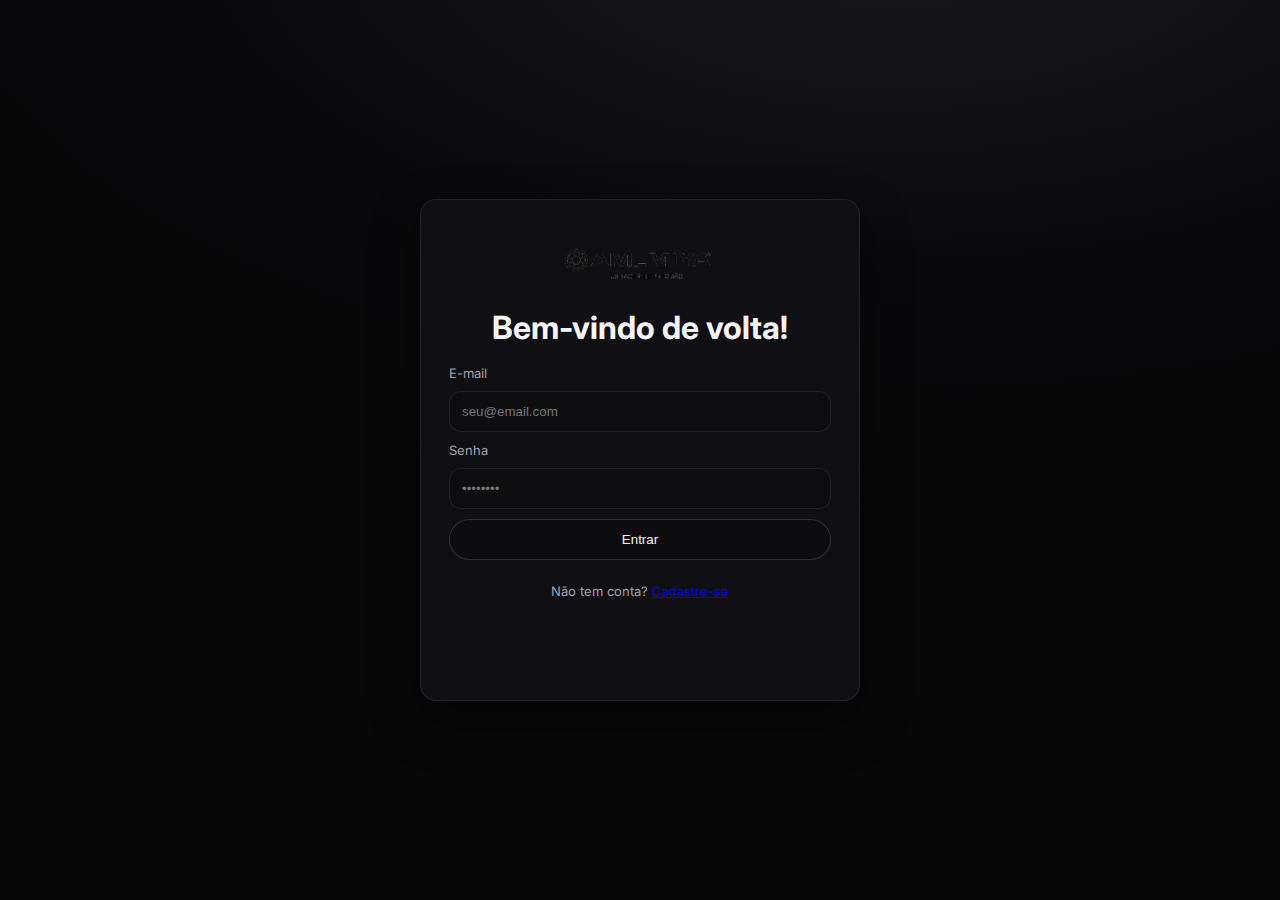
<file: index.html>
<!DOCTYPE html>
<html lang="pt-BR">
<head>
<meta charset="UTF-8" />
<meta name="viewport" content="width=device-width, initial-scale=1" />
<title>Amemiya • Login</title>
<link href="https://fonts.googleapis.com/css2?family=Inter:wght@400;500;600;700&display=swap" rel="stylesheet">
<link rel="stylesheet" href="css/style.css">
</head>
<body class="auth-body">
<div class="auth-card">
<div class="brand auth-brand"><img src="assets/logo_amemiya.png" alt="Amemiya" class="brand__img"></div>
<h1 class="auth-title">Bem-vindo de volta!</h1>
<form id="loginForm" class="auth-form">
  <label>E-mail</label>
  <input class="input" type="email" name="email" placeholder="seu@email.com" required>

  <label>Senha</label>
  <input class="input" type="password" name="senha" placeholder="••••••••" required>

  <button class="btn w-full" type="submit">Entrar</button>
  <p class="auth-alt">Não tem conta? <a href="register-step1.html">Cadastre-se</a></p>
  <p class="auth-error" id="loginError"></p>
</form>

</div>
<script src="js/auth.js"></script>
</body>
</html>
</file>
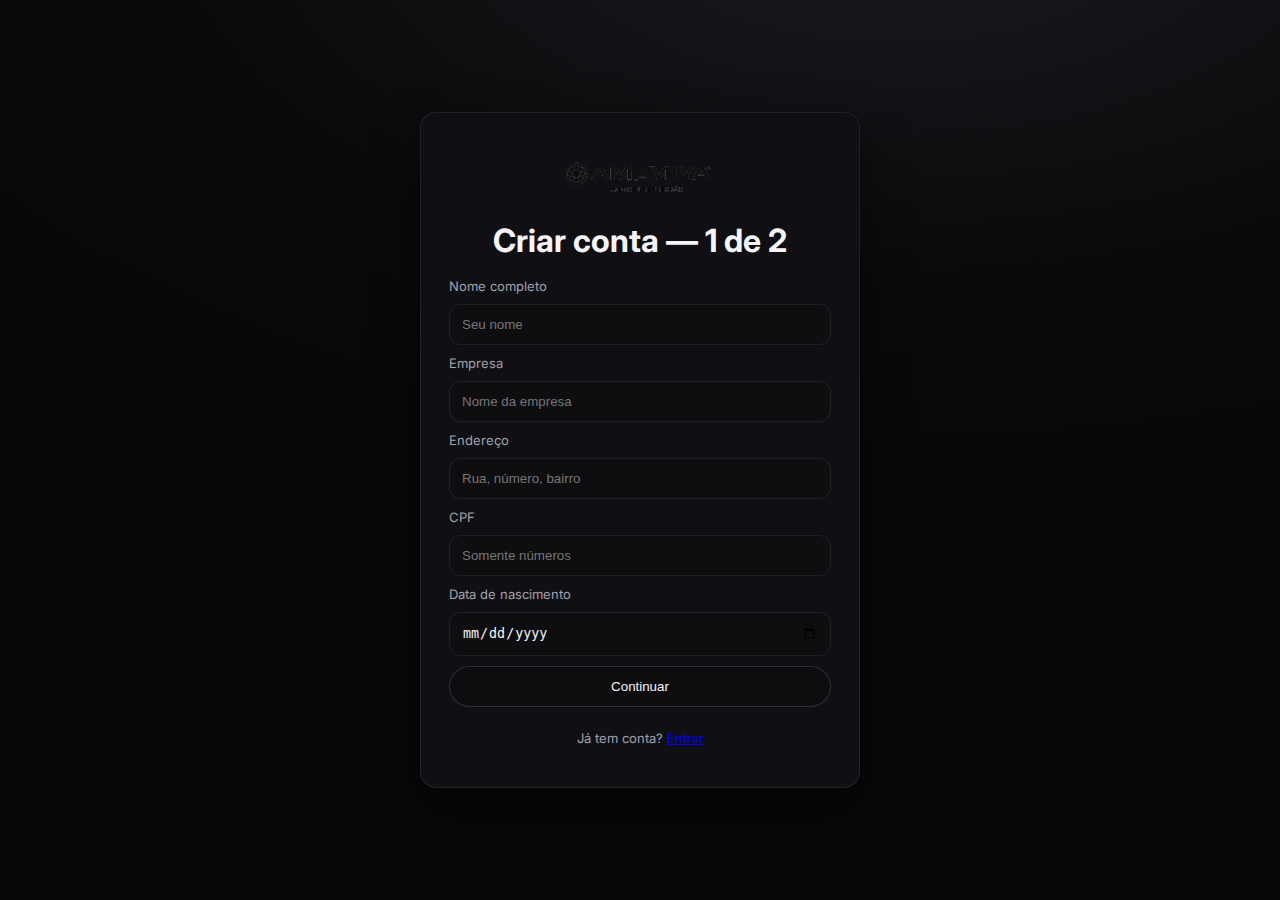
<file: register-step1.html>
<!DOCTYPE html>
<html lang="pt-BR">
<head>
  <meta charset="UTF-8" />
  <meta name="viewport" content="width=device-width, initial-scale=1" />
  <title>Amemiya • Criar conta 1 de 2</title>
  <link href="https://fonts.googleapis.com/css2?family=Inter:wght@400;500;600;700&display=swap" rel="stylesheet">
  <link rel="stylesheet" href="css/style.css">
</head>
<body class="auth-body">
  <div class="auth-card">
    <div class="brand auth-brand">
      <img src="assets/logo_amemiya.png" alt="Amemiya" class="brand__img">
    </div>

    <h1 class="auth-title">Criar conta — 1 de 2</h1>

    <form id="step1Form" class="auth-form">
      <label>Nome completo</label>
      <input class="input" type="text" name="nome_completo" placeholder="Seu nome" required>

      <label>Empresa</label>
      <input class="input" type="text" name="empresa" placeholder="Nome da empresa">

      <label>Endereço</label>
      <input class="input" type="text" name="endereco" placeholder="Rua, número, bairro">

      <label>CPF</label>
      <input class="input" type="text" name="cpf" placeholder="Somente números">

      <label>Data de nascimento</label>
      <input class="input" type="date" name="data_nascimento">

      <button class="btn w-full" type="submit">Continuar</button>

      <p class="auth-alt">Já tem conta? <a href="index.html">Entrar</a></p>
    </form>
  </div>

  <script src="js/auth.js"></script>
</body>
</html>
</file>
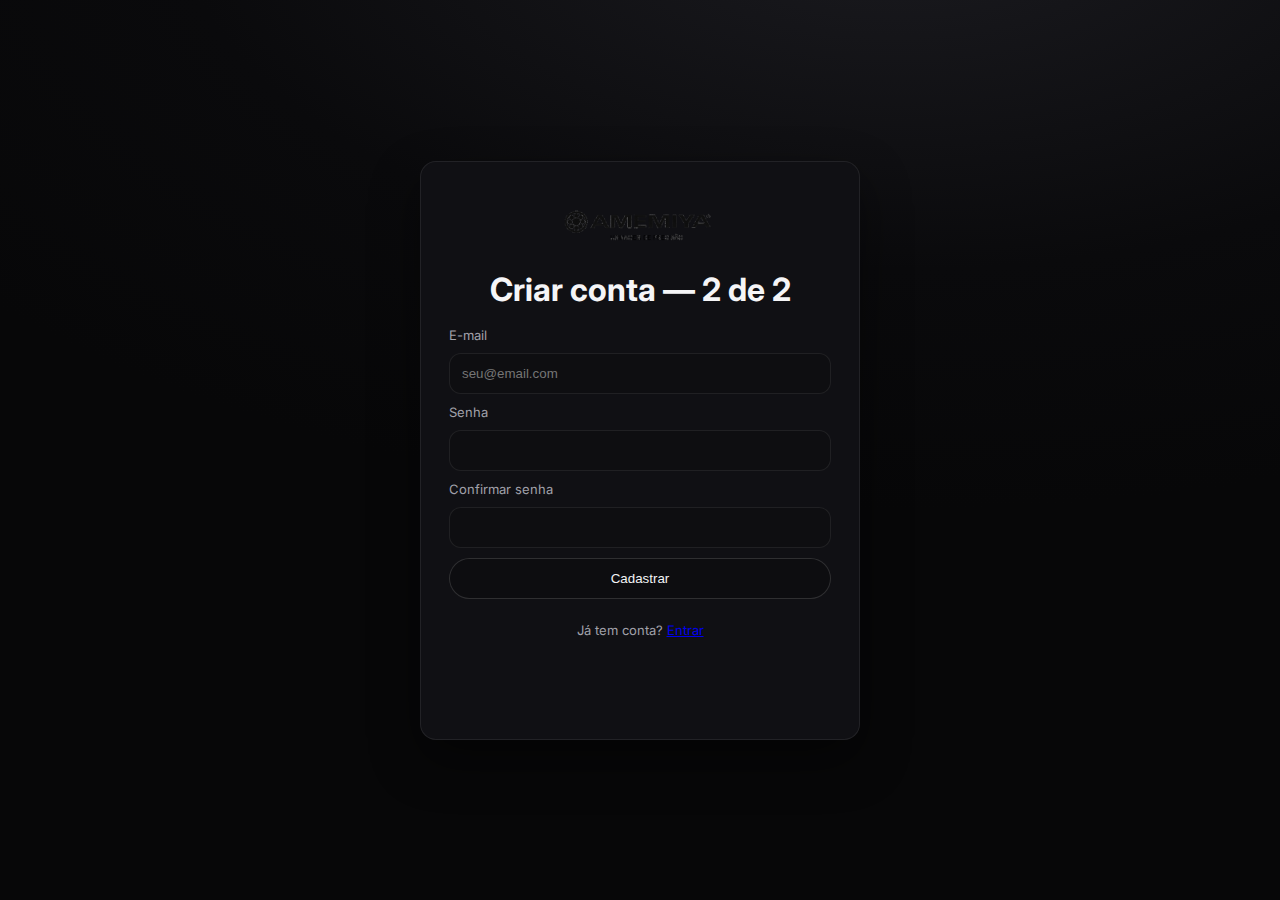
<file: register-step2.html>
<!DOCTYPE html>
<html lang="pt-BR">
<head>
  <meta charset="UTF-8" />
  <meta name="viewport" content="width=device-width, initial-scale=1" />
  <title>Amemiya • Criar conta 2 de 2</title>
  <link href="https://fonts.googleapis.com/css2?family=Inter:wght@400;500;600;700&display=swap" rel="stylesheet">
  <link rel="stylesheet" href="css/style.css">
</head>
<body class="auth-body">
  <div class="auth-card">
    <div class="brand auth-brand">
      <img src="assets/logo_amemiya.png" alt="Amemiya" class="brand__img">
    </div>

    <h1 class="auth-title">Criar conta — 2 de 2</h1>

    <form id="step2Form" class="auth-form">
      <label>E-mail</label>
      <input class="input" type="email" name="email" placeholder="seu@email.com" required>

      <label>Senha</label>
      <input class="input" type="password" name="senha" minlength="6" required>

      <label>Confirmar senha</label>
      <input class="input" type="password" name="confirmar_senha" minlength="6" required>

      <button class="btn w-full" type="submit">Cadastrar</button>

      <p class="auth-alt">Já tem conta? <a href="index.html">Entrar</a></p>
      <p class="auth-error" id="step2Error"></p>
    </form>
  </div>

  <script src="js/auth.js"></script>
</body>
</html>
</file>
<file: css/style.css>
:root{
--bg-0:#7a7a7c; --bg-1:#7a7a7c; --bg-2:#121216; --text:#f5f5f7;
--muted:#a1a1aa; --accent:#ffffff; --success:#1db954; --danger:#ef4444;
--shadow:0 10px 30px rgba(0,0,0,.35); --radius:16px;
}

*{
  box-sizing:border-box
}

body{
  margin:0;
  font-family:Inter, sans-serif; 
  color:var(--text); 
  background:#0a0a0c;
}

.app{
  display:grid; 
  grid-template-columns:260px 1fr; 
  min-height:100vh;
}

.sidebar{
  padding:24px; 
  background:var(--bg-1);
}

/* ===== LOGO / BRAND ===== */
.brand {
  display: flex;
  align-items: center;
  justify-content: center;
  height: 72px;
  padding: 12px 8px;
}

.brand__img {
  max-width: 160px;
  width: 100%;
  height: auto;
  object-fit: contain;
  display: block;
}

.nav a{
  display:block; 
  padding:12px 14px; 
  color:#e5e7eb; 
  text-decoration:none; 
  border-radius:12px; 
  margin-bottom:6px;
}

.nav a:hover{
  background:var(--bg-2);
} 

.nav a.active{
  background:#151518;
}

.main{
  padding:24px 28px;
}

.topbar{
  display:flex; 
  gap:16px; 
  flex-wrap:wrap;
}

.input{
  background:#0e0e11; 
  color:var(--text); 
  border:1px solid rgba(255,255,255,.08); 
  border-radius:12px; 
  padding:12px;
}

.btn{
  background:#0d0d10; 
  color:#f3f4f6; 
  border:1px solid rgba(255,255,255,.14); 
  padding:12px 16px; 
  border-radius:999px; 
  cursor:pointer;
}

.kpis{
  display:grid; 
  grid-template-columns:repeat(4,1fr); 
  gap:16px; 
  margin:18px 0;
}

.card{
  background:#101014; 
  border-radius:var(--radius); 
  padding:16px;
}

.value{
  font-size:28px; 
  font-weight:700; 
  margin-top:8px;
}

.table{
  width:100%; 
  border-collapse:collapse;
}

.table th,.table td{
  padding:12px 10px; 
  border-bottom:1px solid rgba(255,255,255,.06);
}

.status{
  padding:6px 10px; 
  border-radius:999px; 
  font-size:12px;
}

.status.approved{color:#1db954;}
.status.pending{color:#fde68a;}
.status.rejected{color:#ef4444;}

.auth-body{
  min-height:100vh; 
  display:grid; 
  place-items:center; 
  background: radial-gradient(1200px 600px at 70% -10%, #1b1b20 0%, #0a0a0c 60%, #070708 100%);
}

.auth-card{
  width:min(440px, 92vw); 
  background:#101014; 
  border:1px solid rgba(255,255,255,.08); 
  padding:28px; 
  border-radius:16px; 
  box-shadow:0 20px 50px rgba(0,0,0,.45)
}

.auth-brand{
  justify-content:center; 
  margin-bottom:8px
}

.auth-title{
  margin:8px 0 18px; 
  text-align:center
}

.auth-form{
  display:flex; 
  flex-direction:column; 
  gap:10px
}

.auth-form label{
  font-size:13px; 
  color:#a1a1aa
}

.w-full{
  width:100%
}

.auth-alt{
  font-size:13px; 
  color:#a1a1aa; 
  text-align:center
}

.auth-error{
  color:#ef4444; 
  min-height:18px; 
  text-align:center
}

.user-pill{
  padding:10px 14px; 
  border:1px solid rgba(255,255,255,.12); 
  border-radius:999px; 
  color:#d4d4d8
}

.logout{
  display:block; 
  margin-top:10px; 
  color:#fda4af
}

/* altura padrão dos painéis de gráfico */
.grid .panel {
  height: 320px;
  max-height: 320px;
}

.panel-pie {
  height: 420px;
  max-height: 420px;
  overflow: visible;
}

.panel canvas {
  width: 100% !important;
  height: 100% !important;
  object-fit: contain;
}

/* ===== Abas (page-section) ===== */
.page-section {
  display: none;
}

.page-section.active {
  display: block;
}

.page-section .panel {
  padding-left: 20px;
  padding-right: 20px;
}

.page-section table {
  margin-left: 0;
  width: calc(100% - 0px);
}

.panel {
  padding: 16px 24px;
}

.panel h3 {
  margin: 0 0 12px 0;
  padding: 0;
}

.panel table {
  width: 100%;
  border-collapse: collapse;
}

/* ======================= */
/*   RELATÓRIOS */
/* ======================= */

#sec-relatorios {
  padding-left: 32px;
  padding-right: 32px;
}

#sec-relatorios h3 {
  margin: 0 0 12px 0;
  font-size: 18px;
}

#sec-relatorios .panel {
  background: transparent;
  box-shadow: none;
  border: none;
  padding: 8px 0 24px;
}

#sec-relatorios .section-header-subtitle {
  font-size: 13px;
  color: #a1a1aa;
}

#sec-relatorios .table {
  width: 100%;
  border-collapse: collapse;
  margin: 8px 0 0;
}

#sec-relatorios .table thead th {
  font-size: 13px;
  font-weight: 500;
  color: #e4e4e7;
  padding: 8px 16px;
  border-bottom: 1px solid rgba(255, 255, 255, 0.16);
}

#sec-relatorios .table tbody td {
  font-size: 13px;
  color: #e4e4e7;
  padding: 6px 16px;
  border-bottom: 1px solid rgba(255, 255, 255, 0.04);
}

#sec-relatorios .table tbody tr:nth-child(even) {
  background: rgba(255, 255, 255, 0.015);
}

#sec-relatorios .table tbody tr:hover {
  background: rgba(255, 255, 255, 0.05);
}

#sec-relatorios .table th:first-child,
#sec-relatorios .table td:first-child {
  min-width: 200px;
}

#sec-relatorios .table th:nth-child(n+2),
#sec-relatorios .table td:nth-child(n+2) {
  min-width: 120px;
}

#sec-relatorios .table th:nth-child(2),
#sec-relatorios .table td:nth-child(2) {
  text-align: center;
}

#sec-relatorios .table th:nth-child(3),
#sec-relatorios .table th:nth-child(4),
#sec-relatorios .table td:nth-child(3),
#sec-relatorios .table td:nth-child(4) {
  text-align: right;
}

#sec-relatorios .table thead th:first-child,
#sec-relatorios .table tbody td:first-child {
  padding-left: 4px;
}

/* ======================= */
/*        ADMIN            */
/* ======================= */

#sec-admin {
  padding-left: 32px;
  padding-right: 32px;
}

#sec-admin .section-header h2 {
  font-size: 22px;
  margin-bottom: 4px;
}

#sec-admin .section-header-subtitle {
  font-size: 13px;
  color: #a1a1aa;
}

.admin-grid {
  display: grid;
  grid-template-columns: 1.3fr 1.3fr 1fr;
  gap: 18px;
  margin-top: 18px;
}

.admin-card {
  padding: 16px 16px 12px;
}

.admin-card-header {
  display: flex;
  align-items: center;
  justify-content: space-between;
  margin-bottom: 10px;
}

.admin-card-header h3 {
  margin: 0;
  font-size: 16px;
}

.admin-card-subtitle {
  margin-top: 2px;
  font-size: 12px;
  color: #a1a1aa;
}

.btn.btn-sm {
  padding: 6px 12px;
  font-size: 12px;
}

.admin-table {
  width: 100%;
  border-collapse: collapse;
  font-size: 13px;
}

.admin-table thead th {
  padding: 6px 10px;
  border-bottom: 1px solid rgba(255, 255, 255, 0.16);
  font-weight: 500;
}

.admin-table tbody td {
  padding: 6px 10px;
  border-bottom: 1px solid rgba(255, 255, 255, 0.05);
}

.admin-table tbody tr:nth-child(even):not(.empty-row) {
  background: rgba(255, 255, 255, 0.015);
}

.admin-table tbody tr:hover:not(.empty-row) {
  background: rgba(255, 255, 255, 0.05);
}

.admin-table .empty-row td {
  text-align: center;
  font-style: italic;
  color: #a1a1aa;
}

@media (max-width: 1200px) {
  .admin-grid {
    grid-template-columns: 1fr 1fr;
  }
}

@media (max-width: 900px) {
  .admin-grid {
    grid-template-columns: 1fr;
  }
}

/* ===================================== */
/*             MODAIS — CORRIGIDO        */
/* ===================================== */

.modal {
  position: fixed;
  inset: 0;
  display: none;                     /* escondido por padrão */
  justify-content: center;
  align-items: center;
  z-index: 9999;
}

.modal.open {
  display: flex;                     /* aparece quando o JS adiciona .open */
}

.modal-backdrop {
  position: absolute;
  inset: 0;
  background: rgba(0, 0, 0, 0.65);
  backdrop-filter: blur(2px);
}

.modal-content {
  position: relative;
  background: #0f0f12;
  padding: 24px;
  border-radius: 16px;
  width: min(420px, 90vw);
  z-index: 2;
  box-shadow: 0 20px 40px rgba(0,0,0,.7);
  animation: modalFade .25s ease;
}

@keyframes modalFade {
  from { transform: translateY(20px); opacity: 0; }
  to   { transform: translateY(0); opacity: 1; }
}

.modal-form .form-row {
  margin-bottom: 14px;
  display: flex;
  flex-direction: column;
  gap: 4px;
}

.modal-actions {
  display: flex;
  justify-content: flex-end;
  gap: 10px;
  margin-top: 12px;
}

.btn-ghost {
  background: transparent;
  border: 1px solid rgba(255,255,255,0.15);
}
</file>
